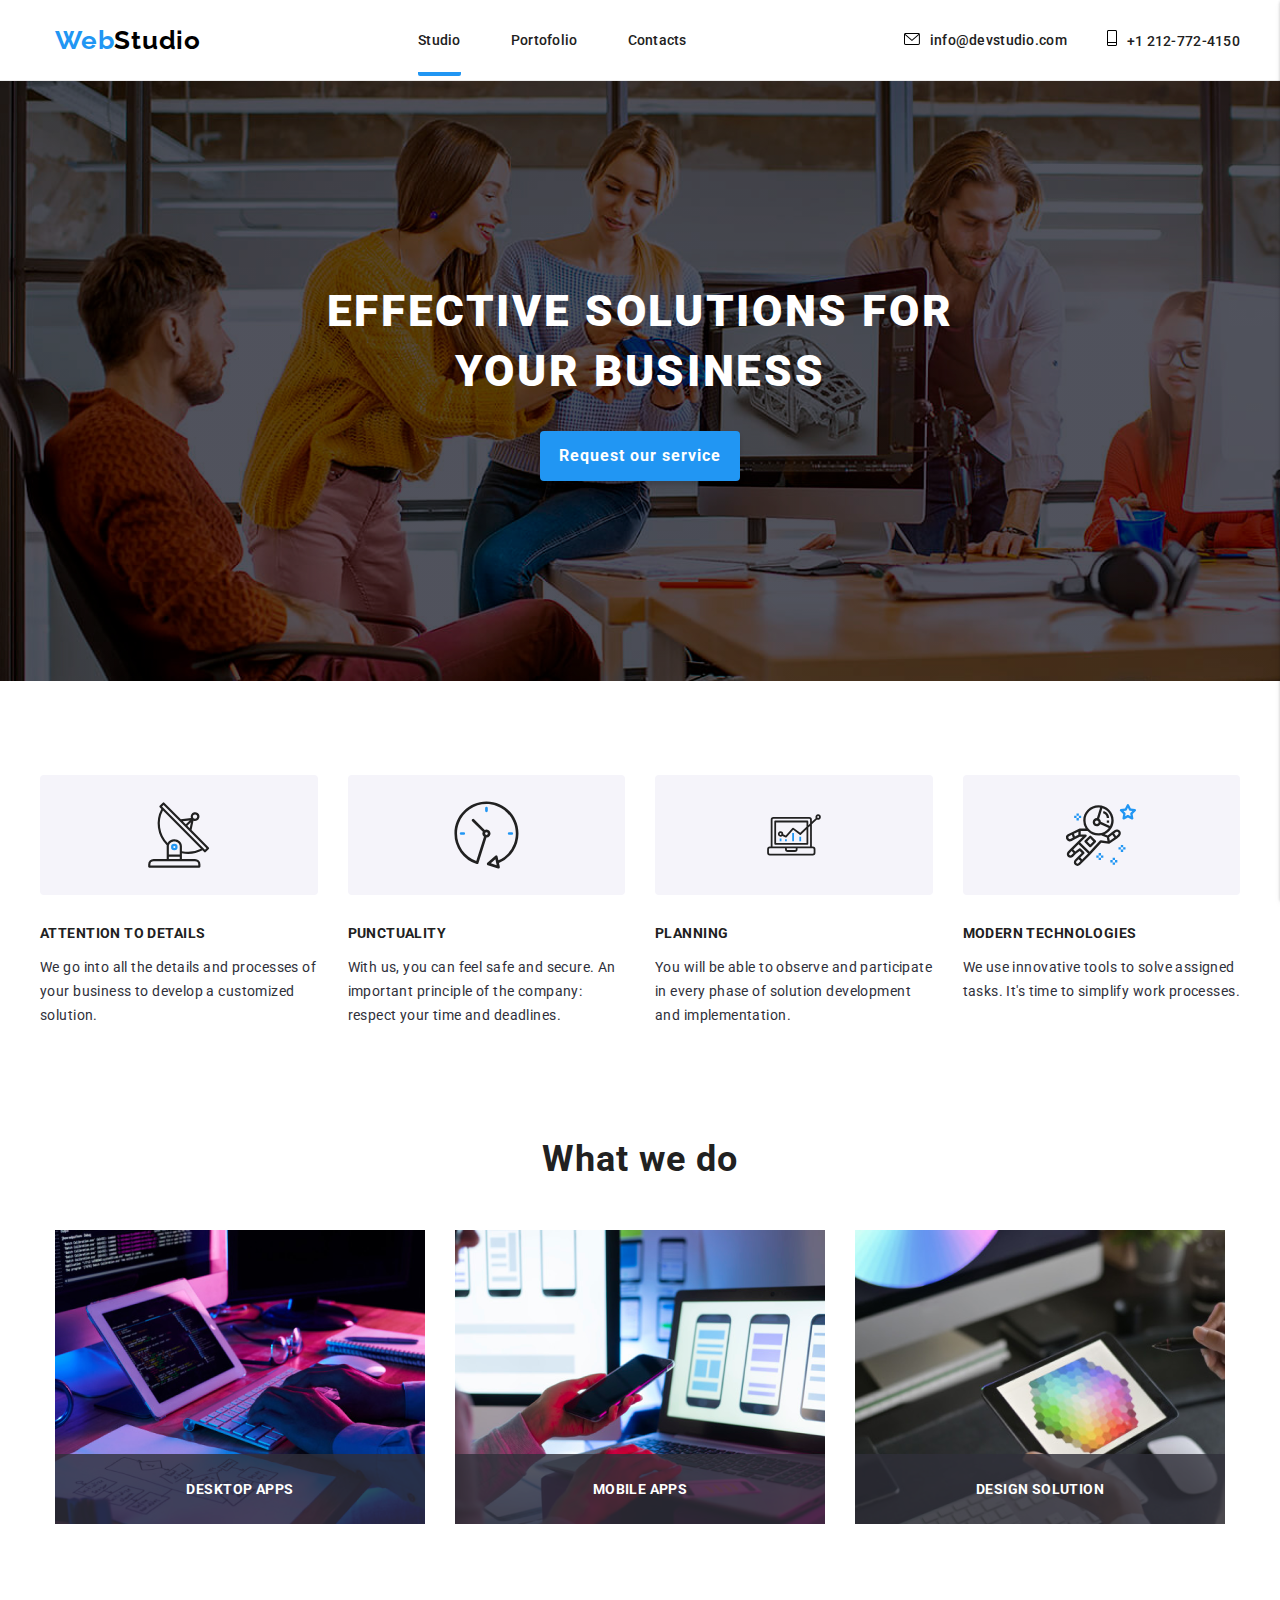
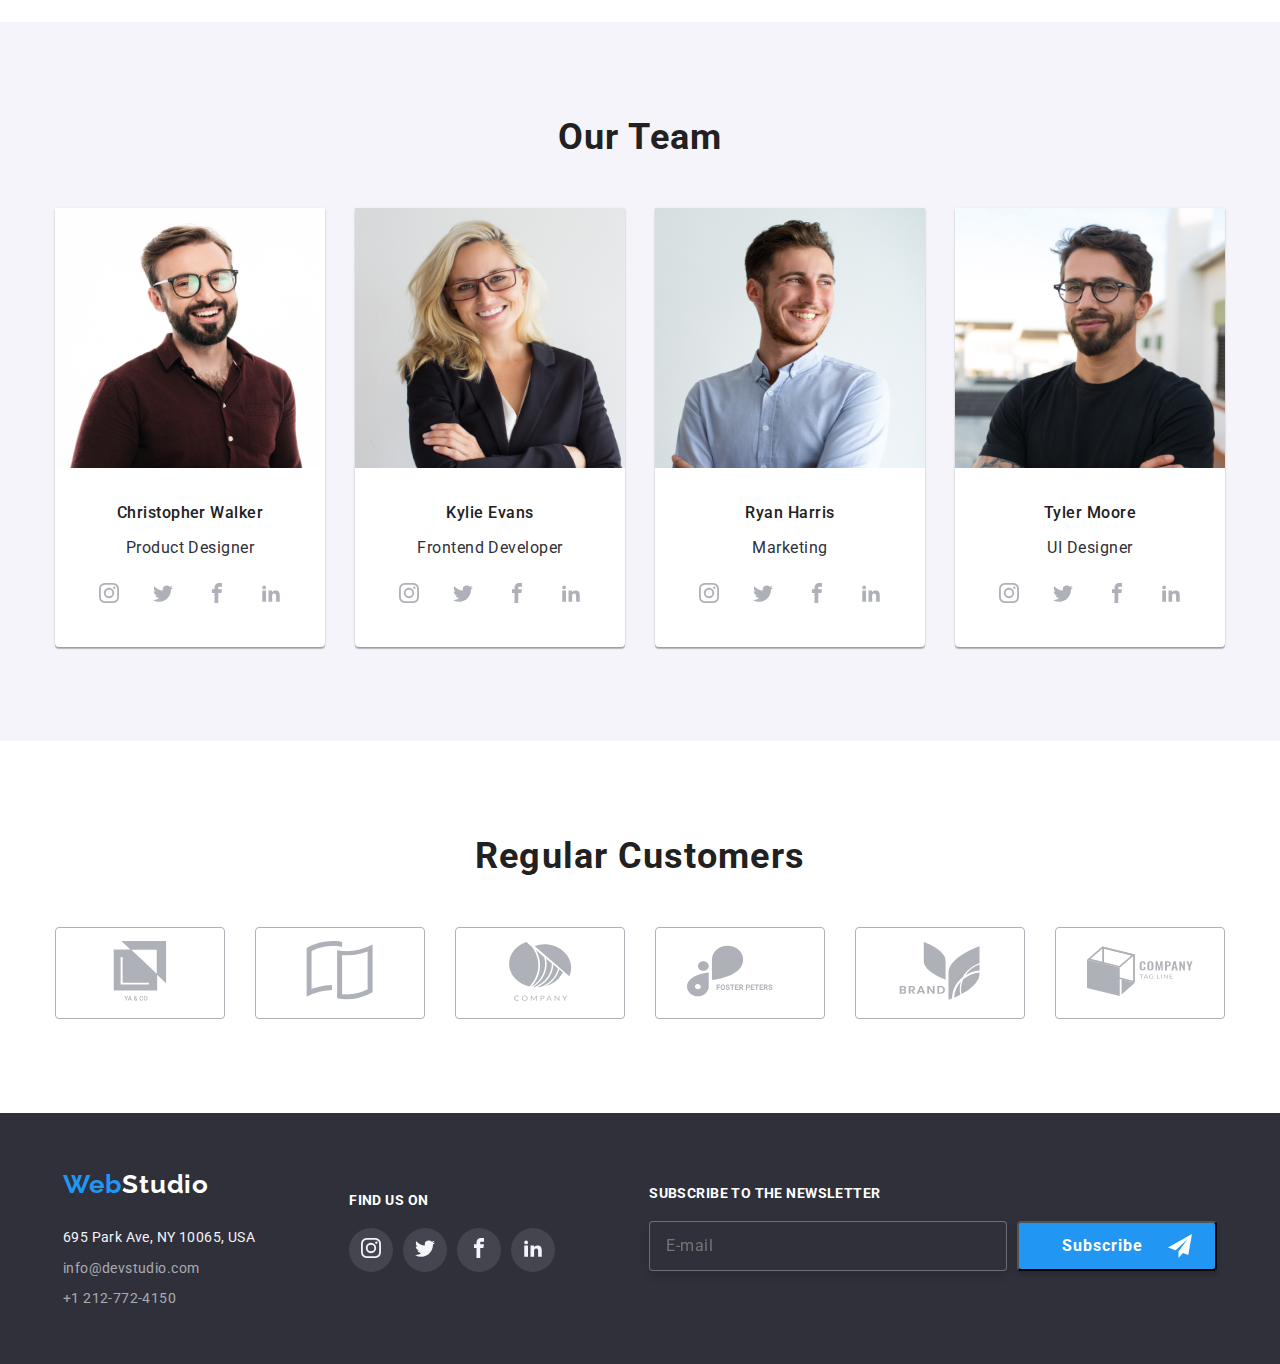
<file: index.html>
<!DOCTYPE html>
<html>

<head lang="en">
  <meta charset="utf-8" />
  <meta name="viewport" content="width=device-width, initial-scale=1.0" />
  <title>Web Studio Homework Project</title>
  <link rel="stylesheet"
    href="https://cdnjs.cloudflare.com/ajax/libs/modern-normalize/1.0.0/modern-normalize.min.css" />
  <!-- <link rel="stylesheet" href="css/style.css" />-->
  <link rel="stylesheet" href="css/main.min.css" />
  <link rel="preconnect" href="https://fonts.googleapis.com">
  <link rel="preconnect" href="https://fonts.gstatic.com" crossorigin>
  <link href="https://fonts.googleapis.com/css2?family=Raleway:wght@700&family=Roboto:wght@400;500;700;900&display=swap"
    rel="stylesheet">
</head>

<body>
  <!--modal section-->
  <div class="modal is-hidden" data-modal>
    <div class="modal__div">
      <div class="modal__button"><button class="modal__close" data-modal-close><svg width="11" height="11">
            <use href="./images/icons.svg#icon-Vector-1"></use>
          </svg></button>
      </div>
      <h3 class="modal__title">Leave your information and we'll call you back</h3>
      <form name="contact-form" class="form">
        <label class="form__item">
          Name
          <input class="form__input" type="text" name="name" />
          <svg class="form__svg" width="12" height="12">
            <use href="./images/icons.svg#icon-Vector-2"></use>
          </svg>
        </label>

        <label class="form__item">
          Telephone
          <input class="form__input" type="text" name="name" />
          <svg class="form__svg" width="13" height="13">
            <use href="./images/icons.svg#icon-Vector-3"></use>
          </svg>
        </label>
        <label class="form__item">
          E-mail
          <input class="form__input" type="text" name="name" />
          <svg class="form__svg" width="15" height="12">
            <use href="./images/icons.svg#icon-Vector-4"></use>
          </svg>
        </label>
        <label class="form__item">
          Comments
          <textarea class="form__textarea" name="comments" placeholder="Enter the text"></textarea>
        </label>
        <label class="checkbox-label">
          <input class="checkbox-label__input" type="checkbox">
          <span class="checkbox-label__replace">
            <svg width="16" height="15">
              <use href="./images/icons.svg#icon-Vector-5"></use>
            </svg>
          </span>
          I agree with the letter and accept the
          <a class="checkbox-label__link" href="#">Terms and condition</a>
        </label>
        <button class="submit-button" type="submit">Send
        </button>
      </form>
    </div>
  </div>
  <!--header-->
  <header>
    <div class="header-container">
      <a class="nav__web unstyled-link" href="https://www.edu.goit.global/ro/dashboard" target="_blank"
        rel="noreferrer noopener"><span class="color-web">Web</span><span class="color-studio-header">Studio</span>
      </a>
      <nav class="nav menu">
        <ul class="navigation-list list">
          <li class="navigation-list__item "><a class="curent-page navigation-list__item__style unstyled-link"
              href="index.html">Studio</a></li>
          <li class="navigation-list__item"><a class="navigation-list__item__style unstyled-link"
              href="portofolio.html">Portofolio</a></li>
          <li class="navigation-list__item"><a class="navigation-list__item__style unstyled-link" href="#">Contacts</a>
          </li>
        </ul>
      </nav>
      <ul class="contacts list menu">
        <li class="contacts__item"> <a class="contacts__link unstyled-link " href="mailto:info@devstudio.com"><svg
              class="contacts__svg" width="16" height="12">
              <use href="./images/icons.svg#icon-envelope-hover"></use>
            </svg>info@devstudio.com</a></li>
        <li class="contacts__item"><a class="contacts__link  unstyled-link" href="tel:+1212-772-4150"><svg
              class="contacts__svg" width="10" height="16">
              <use href="./images/icons.svg#icon-Vector"></use>
            </svg>+1 212-772-4150</a></li>
      </ul>
      <button class="menu-toggle js-open-menu" aria-expanded="false" aria-controls="mobile-menu">
        <svg width="24" height="24" fill="currentColor" viewBox="0 0 20 20" xmlns="http://www.w3.org/2000/svg">
          <path fill-rule="evenodd"
            d="M3 5a1 1 0 011-1h12a1 1 0 110 2H4a1 1 0 01-1-1zM3 10a1 1 0 011-1h12a1 1 0 110 2H4a1 1 0 01-1-1zM3 15a1 1 0 011-1h12a1 1 0 110 2H4a1 1 0 01-1-1z"
            clip-rule="evenodd"></path>
        </svg>
      </button>
    </div>
  </header>
  <main class="body-container">
    <!--title-->
    <section>
      <div class="title-section-background">
        <div class="title-section">
          <h1 class="title-section__block">EFFECTIVE SOLUTIONS FOR YOUR BUSINESS</h1>
          <button data-modal-open class="button-request" type="button"><span>Request our service</span></button>
        </div>
      </div>
    </section>
    <!--skills section-->
    <section>
      <div class="skills-section">
        <ul class="skills list">
          <li class="skills__item">
            <div class="skills__icons"><svg width="65.32" height="70">
                <use href="./images/icons.svg#icon-antenna-1"> </use>
              </svg></div>

            <p class="skills__title">ATTENTION TO DETAILS</p>
            <p class="skills__description">
              We go into all the details and processes of your business to develop a customized
              solution.
            </p>
          </li>

          <li class="skills__item">
            <div class="skills__icons">
              <svg width="66.96" height="70">
                <use href="./images/icons.svg#icon-clock-1"> </use>
              </svg>
            </div>
            <p class="skills__title">PUNCTUALITY</p>
            <p class="skills__description">
              With us, you can feel safe and secure. An important principle of the company: respect
              your time and deadlines.
            </p>
          </li>
          <li class="skills__item">
            <div class="skills__icons">
              <svg width="70" height="53.69">
                <use href="./images/icons.svg#icon-diagram-1"> </use>
              </svg>
            </div>
            <p class="skills__title">PLANNING</p>
            <p class="skills__description">
              You will be able to observe and participate in every phase of solution development and
              implementation.
            </p>
          </li>
          <li class="skills__item">
            <div class="skills__icons">
              <svg width="70" height="70">
                <use href="./images/icons.svg#icon-astronaut-1"> </use>
              </svg>
            </div>
            <p class="skills__title">MODERN TECHNOLOGIES</p>
            <p class="skills__description">
              We use innovative tools to solve assigned tasks. It's time to simplify work processes.
            </p>
          </li>
        </ul>
      </div>
    </section>
    <!--we do-->
    <section class="hide-section">
      <div class="services">
        <h2 class="subtitle-section">What we do</h2>
        <ul class="services-list list">
          <li class="services-list__item">
            <div class="services-list__box">
              <p class="services-list__type">Desktop apps</p>
            </div>
            <picture>
              <source media="screen and (min-width: 1200px)" srcset="                                      images/desktop.png  1x,
              images/desktop-x2.png 2x
             " />
              <img src="images/desktop.png" alt="computer programs" width="370" height="294" />
            </picture>

          </li>
          <li class="services-list__item">
            <div class="services-list__box">
              <p class="services-list__type">Mobile Apps</p>
            </div>
            <picture>
              <source media="screen and (min-width: 1200px)" srcset="                                      images/mobile.png  1x,
               images/mobile-x2.png 2x
               " />
              <img src="images/mobile.png" alt="computer programs" width="370" height="294" />
            </picture>
          </li>
          <li class="services-list__item">
            <div class="services-list__box">
              <p class="services-list__type">Design solution</p>
            </div>
            <picture>
              <source media="screen and (min-width: 1200px)" srcset="                                      images/design.png  1x,
                          images/design-x2.png 2x
                         " />
              <img src="images/design.png" alt="computer programs" width="370" height="294" />
            </picture>
          </li>
        </ul>
      </div>
    </section>
    <!--Our team-->
    <section class="team-background">
      <div class="our-team">
        <h2 class="subtitle-section">Our Team</h2>
        <ul class="team list">
          <li class="team__card">
            <picture>
              <source media="screen and (max-width: 480px)" srcset="
                                  images/member1-m.png 1x,
                                  images/member1-mx2.png 2x
                                " />
              <source media="screen and (min-width: 768px)" srcset="
                                  images/member1-t.png 1x,
                                  images/member1-tx2.png 2x
                                " />
              <source media="screen and (min-width: 1200px)" srcset="
                                  images/member1-d.png 1x,
                                  images/member1-dx2.png 2x
                                " />
              <img src="images/member1-m.png" alt="Frontend Developer" width="450" height="460" />
            </picture>
            <h3 class="team__card__person">Christopher Walker</h3>
            <p class="team__card__function">Product Designer</p>
            <div class="social-media">
              <ul class="social-media__list list">
                <li class="social-media__icon">
                  <a href="#">
                    <svg width="20" height="20" class="social-media__icon__color">
                      <use href="./images/icons.svg#icon-instagram"></use>
                    </svg>
                  </a>
                </li>
                <li class="social-media__icon">
                  <a href="#">
                    <svg class="social-media__icon__color" width="20" height="20">
                      <use href="./images/icons.svg#icon-twitter"></use>
                    </svg>
                  </a>
                </li>
                <li class="social-media__icon">
                  <a href="#">
                    <svg class="social-media__icon__color" width="20" height="20">
                      <use href="./images/icons.svg#icon-facebook"></use>
                    </svg>
                  </a>
                </li>
                <li class="social-media__icon">
                  <a href="#">
                    <svg class="social-media__icon__color" width="20" height="20">
                      <use href="./images/icons.svg#icon-linkedin2"></use>
                    </svg>
                  </a>
                </li>
              </ul>
            </div>
          </li>
          <li class="team__card">
            <picture>
              <source media="screen and (max-width: 480px)" srcset="
                      images/member2-m.png    1x,
                      images/member2-mx2.png 2x
                    " />
              <source media="screen and (min-width: 768px)" srcset="
                      images/member2-t.png    1x,
                      images/member2-tx2.png 2x
                    " />
              <source media="screen and (min-width: 1200px)" srcset="
                      images/member2-d.png    1x,
                      images/member2-dx2.png 2x
                    " />
              <img src="images/member2-m.png" alt="Frontend Developer" width="450" height="460" />
            </picture>

            <h3 class="team__card__person">Kylie Evans</h3>
            <p class="team__card__function">Frontend Developer</p>
            <div class="social-media">
              <ul class="social-media__list list">
                <li class="social-media__icon">
                  <a href="#">
                    <svg class="social-media__icon__color" width="20" height="20">
                      <use href="./images/icons.svg#icon-instagram"></use>
                    </svg>
                  </a>
                </li>
                <li class="social-media__icon">
                  <a href="#">
                    <svg class="social-media__icon__color" width="20" height="20">
                      <use href="./images/icons.svg#icon-twitter"></use>
                    </svg>
                  </a>
                </li>
                <li class="social-media__icon">
                  <a href="#">
                    <svg class="social-media__icon__color" width="20" height="20">
                      <use href="./images/icons.svg#icon-facebook"></use>
                    </svg>
                  </a>
                </li>
                <li class="social-media__icon">
                  <a href="#">
                    <svg class="social-media__icon__color" width="20" height="20">
                      <use href="./images/icons.svg#icon-linkedin2"></use>
                    </svg>
                  </a>
                </li>
              </ul>
            </div>
          </li>
          <li class="team__card">
            <picture>
              <source media="screen and (max-width: 480px)" srcset="
                                  images/member3-m.png    1x,
                                  images/member3-mx2.png 2x
                                " />
              <source media="screen and (min-width: 768px)" srcset="
                                  images/member3-t.png    1x,
                                  images/member3-tx2.png 2x
                                " />
              <source media="screen and (min-width: 1200px)" srcset="
                                  images/member3-d.png    1x,
                                  images/member3-dx2.png 2x
                                " />
              <img src="images/member3-m.png" alt="Frontend Developer" width="450" height="460" />
            </picture>
            <h3 class="team__card__person">Ryan Harris</h3>
            <p class="team__card__function">Marketing</p>
            <div class="social-media">
              <ul class="social-media__list list">
                <li class="social-media__icon">
                  <a href="#">
                    <svg class="social-media__icon__color" width="20" height="20">
                      <use href="./images/icons.svg#icon-instagram"></use>
                    </svg>
                  </a>
                </li>
                <li class="social-media__icon">
                  <a href="#">
                    <svg class="social-media__icon__color" width="20" height="20">
                      <use href="./images/icons.svg#icon-twitter"></use>
                    </svg>
                  </a>
                </li>
                <li class="social-media__icon">
                  <a href="#">
                    <svg class="social-media__icon__color" width="20" height="20">
                      <use href="./images/icons.svg#icon-facebook"></use>
                    </svg>
                  </a>
                </li>
                <li class="social-media__icon">
                  <a href="#">
                    <svg class="social-media__icon__color" width="20" height="20">
                      <use href="./images/icons.svg#icon-linkedin2"></use>
                    </svg>
                  </a>
                </li>
              </ul>
            </div>
          </li>
          <li class="team__card">
            <picture>
              <source media="screen and (max-width: 480px)" srcset="
                                  images/member4-m.png    1x,
                                  images/member4-mx2.png 2x
                                " />
              <source media="screen and (min-width: 768px)" srcset="
                                  images/member4-t.png    1x,
                                  images/member4-tx2.png 2x
                                " />
              <source media="screen and (min-width: 1200px)" srcset="
                                  images/member4-d.png    1x,
                                  images/member4-dx2.png 2x
                                " />
              <img src="images/member4-m.png" alt="Frontend Developer" width="450" height="460" />
            </picture>
            <h3 class="team__card__person">Tyler Moore</h3>
            <p class="team__card__function">UI Designer</p>
            <div class="social-media">
              <ul class="social-media__list list">
                <li class="social-media__icon">
                  <a href="#">
                    <svg class="social-media__icon__color" width="20" height="20">
                      <use href="./images/icons.svg#icon-instagram"></use>
                    </svg>
                  </a>
                </li>
                <li class="social-media__icon">
                  <a href="#">
                    <svg class="social-media__icon__color" width="20" height="20">
                      <use href="./images/icons.svg#icon-twitter"></use>
                    </svg>
                  </a>
                </li>
                <li class="social-media__icon">
                  <a href="#">
                    <svg class="social-media__icon__color" width="20" height="20">
                      <use href="./images/icons.svg#icon-facebook"></use>
                    </svg>
                  </a>
                </li>
                <li class="social-media__icon">
                  <a href="#">
                    <svg class="social-media__icon__color" width="20" height="20">
                      <use href="./images/icons.svg#icon-linkedin2"></use>
                    </svg>
                  </a>
                </li>
              </ul>
            </div>
          </li>
        </ul>
      </div>


    </section>
    <!--customers-->
    <section>
      <div class="customers-section">
        <h2 class="subtitle-section">Regular Customers</h2>
        <ul class="customers list">
          <li class="customers__list"><a href="#">
              <svg class="customers__icon" width="106" height="60">
                <use href="./images/icons.svg#icon-Union"></use>
              </svg>
            </a></li>
          <li class="customers__list"><a href="#">
              <svg class="customers__icon" width="106" height="60">
                <use href="./images/icons.svg#icon-Union-1"></use>
              </svg>
            </a></li>
          <li class="customers__list"><a href="#">
              <svg class="customers__icon" width="106" height="60">
                <use href="./images/icons.svg#icon-Object"></use>
              </svg>
            </a></li>
          <li class="customers__list"><a href="#">
              <svg class="customers__icon" width="106" height="60">
                <use href="./images/icons.svg#icon-group"></use>
              </svg>
            </a></li>
          <li class="customers__list"><a href="#">
              <svg class="customers__icon" width="106" height="60">
                <use href="./images/icons.svg#icon-group-1"></use>
              </svg>
            </a></li>
          <li class="customers__list"><a href="#">
              <svg class="customers__icon" width="106" height="60">
                <use href="./images/icons.svg#icon-Object-1"></use>
              </svg>
            </a></li>
        </ul>
      </div>
    </section>
  </main>
  <div class="menu-container js-menu-container" id="mobile-menu">
    <button class="menu-toggle js-close-menu">
      <svg fill="currentColor" viewBox="0 0 20 20" xmlns="http://www.w3.org/2000/svg" width="24" height="24">
        <path fill-rule="evenodd"
          d="M4.293 4.293a1 1 0 011.414 0L10 8.586l4.293-4.293a1 1 0 111.414 1.414L11.414 10l4.293 4.293a1 1 0 01-1.414 1.414L10 11.414l-4.293 4.293a1 1 0 01-1.414-1.414L8.586 10 4.293 5.707a1 1 0 010-1.414z"
          clip-rule="evenodd"></path>
      </svg>
    </button>

    <ul class="mobile-list list">
      <li class="mobile-list__item "><a class=" mobile-list__item__text unstyled-link" href="index.html">Studio</a>
      </li>
      <li class="mobile-list__item"><a class="mobile-list__item__text unstyled-link"
          href="portofolio.html">Portofolio</a></li>
      <li class="mobile-list__item"><a class="mobile-list__item__text unstyled-link" href="#">Contacts</a>
      </li>
    </ul>
    <div class="contacts-media">
      <ul class="mobile-contacts list ">
        <li class="mobile-contacts__item"><a class="mobile-contacts__item__phone unstyled-link"
            href="tel:+1212-772-4150">+1 212-772-4150</a></li>
        <li class="mobile-contacts__item"> <a class="mobile-contacts__item__email unstyled-link "
            href="mailto:info@devstudio.com">info@devstudio.com</a>
        </li>

      </ul>
      <ul class="mobile-media list">
        <li class="mobile-media__item"><a class=" mobile-media__item__link unstyled-link" href="#">Instagram <span
              class="break">
            </span></a></li>
        <li class="mobile-media__item"><a class=" mobile-media__item__link unstyled-link" href="#">Twitter <span
              class="break">
            </span></a></li>
        <li class="mobile-media__item"><a class=" mobile-media__item__link unstyled-link" href="#">Facebook <span
              class="break">
            </span></a></li>
        <li class="mobile-media__item"><a class=" mobile-media__item__link unstyled-link" href="#">Linkedln</a>
        </li>
      </ul>
    </div>

  </div>
  <!--info-->
  <footer>
    <div class="footer">
      <div class="bottom-page">
        <a class="web-link-footer unstyled-link " href="https://www.edu.goit.global/ro/dashboard" target="_blank"
          rel="noreferrer noopener"><span class="color-web">Web</span><span class="color-studio-footer">Studio</span>
        </a>
        <address>
          <ul class="adress list">
            <li>
              <a class="adress__link unstyled-link"
                href="https://www.google.com/maps/place/695+Park+Ave,+New+York,+NY+10065,+Statele+Unite+ale+Americii/@40.7689034,-73.9672143,17z/data=!3m1!4b1!4m5!3m4!1s0x89c258ebe8836e8f:0xa007c44e7c4aa0eb!8m2!3d40.7688994!4d-73.9650256"
                target="_blank" rel="noreferrer noopener">695 Park Ave, NY 10065, USA
              </a>
            </li>
            <li>
              <a class="adress__contact-link unstyled-link" href="mailto:info@devstudio.com">info@devstudio.com</a>
            </li>
            <li><a class="adress__contact-link unstyled-link" href="tel:+1212-772-4150">+1 212-772-4150</a></li>
          </ul>
        </address>
      </div>
      <div class="find">
        <h3 class="find__title">FIND US ON</h3>
        <ul class=" social-media-footer list">
          <li class="social-media__icon social-media--icon-footer">
            <a href="#">
              <svg width="20" height="20" class="icon-color-footer">
                <use href="./images/icons.svg#icon-instagram"></use>
              </svg>
            </a>
          </li>
          <li class="social-media__icon social-media--icon-footer">
            <a href="#">
              <svg class="icon-color-footer" width="20" height="20">
                <use href="./images/icons.svg#icon-twitter"></use>
              </svg>
            </a>
          </li>
          <li class="social-media__icon social-media--icon-footer">
            <a href="#">
              <svg class="icon-color-footer" width="20" height="20">
                <use href="./images/icons.svg#icon-facebook"></use>
              </svg>
            </a>
          </li>
          <li class="social-media__icon social-media--icon-footer">
            <a href="#">
              <svg class="icon-color-footer " width="20" height="20">
                <use href="./images/icons.svg#icon-linkedin2"></use>
              </svg>
            </a>
          </li>
        </ul>
      </div>
      <div class="form-container">
        <form name="subscribe-form" class="footer-form">
          <label class="form-container__email">
            Subscribe to the newsletter
            <input class="form-container__email__input" type="text" name="E-mail" placeholder="E-mail">
          </label>
        </form>
        <button class="subscribe-button" type="submit">Subscribe <svg width="24" height="24">
            <use href="./images/icons.svg#icon-icon-send"></use>
          </svg></button>
      </div>
    </div>
  </footer>
  <script src="./js/modal.js"></script>
  <script src="./js/mobile-menu.js"></script>
</body>

</html>
</file>
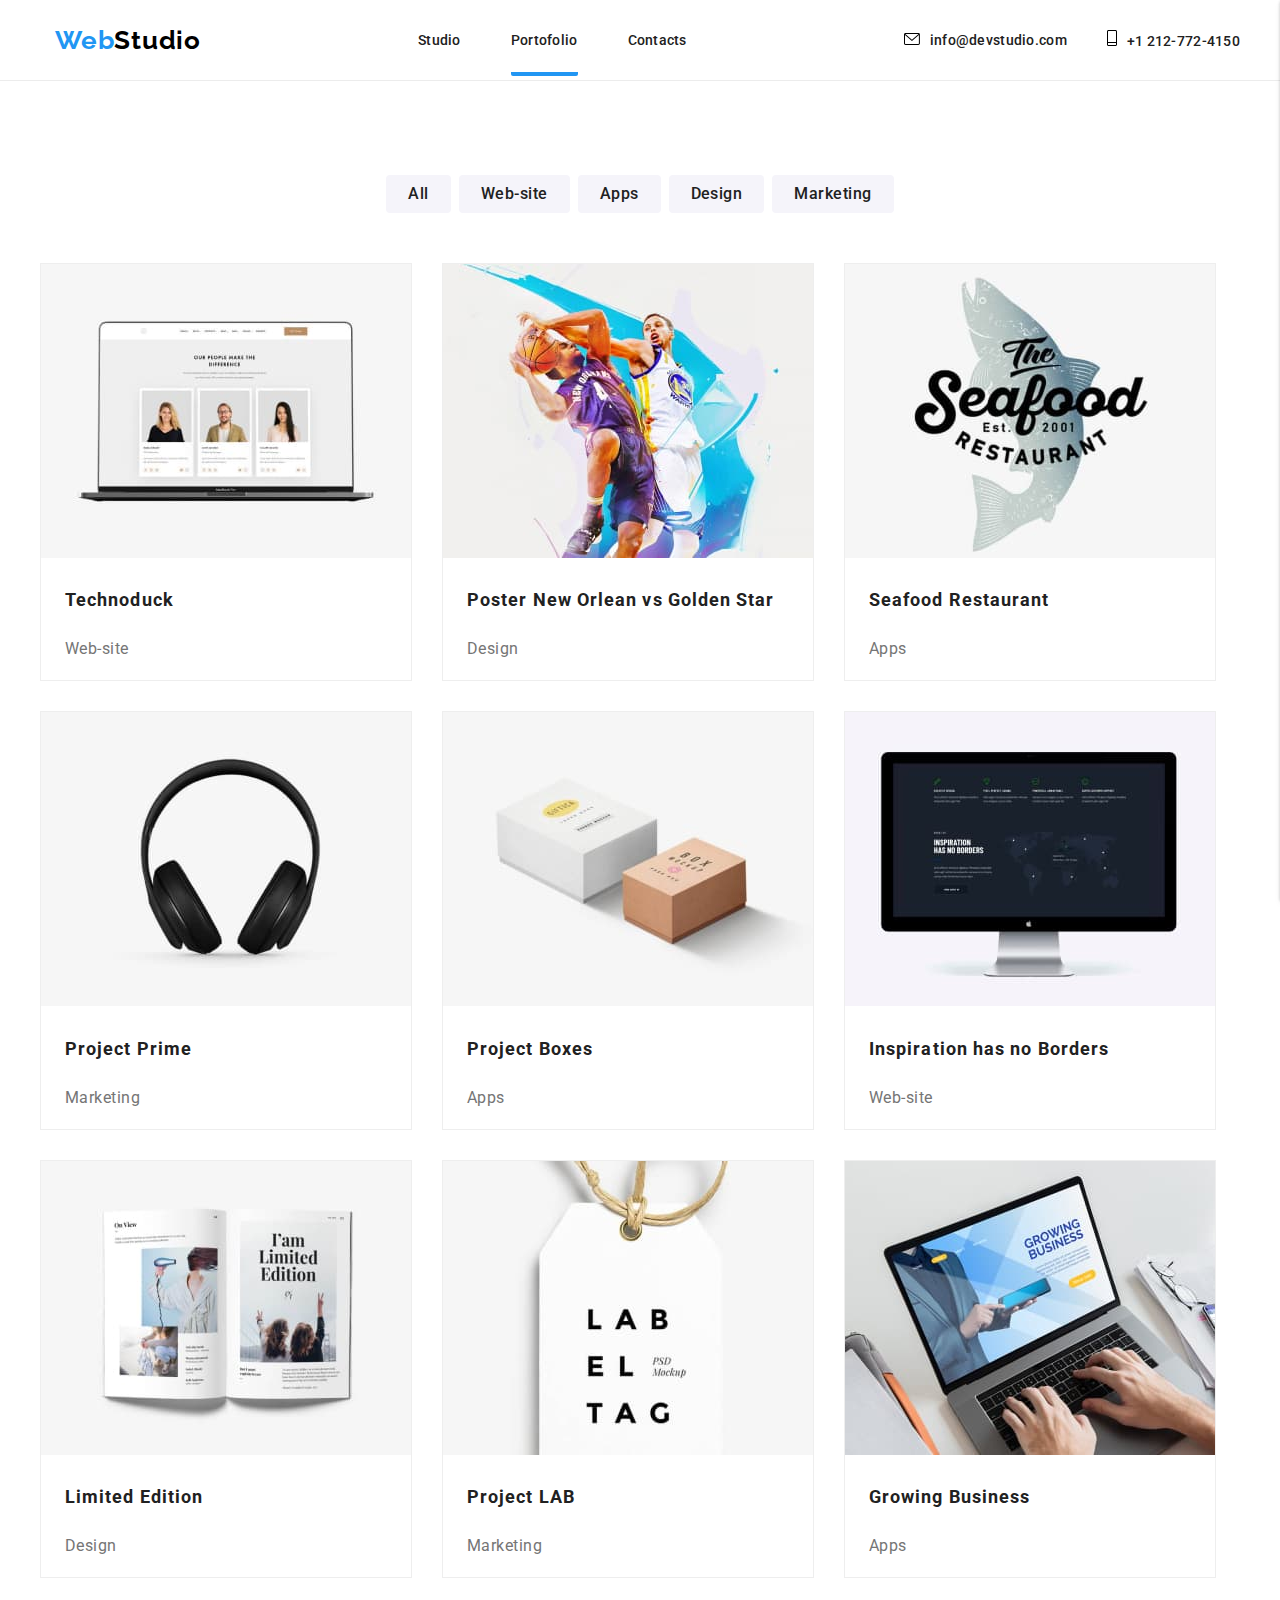
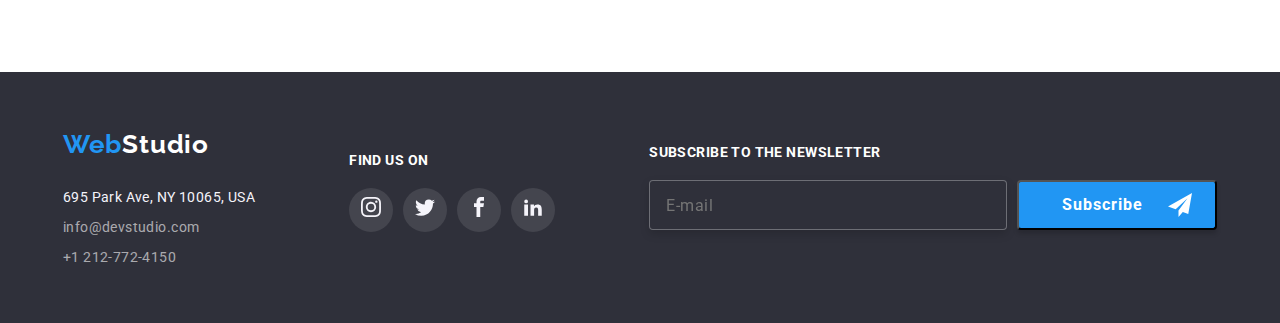
<file: portofolio.html>
<!DOCTYPE html>
<html>

<head lang="en">
  <meta charset="utf-8" />
  <meta name="viewport" content="width=device-width, initial-scale=1.0" />
  <title>Web Studio Homework Project</title>
  <link rel="stylesheet"
    href="https://cdnjs.cloudflare.com/ajax/libs/modern-normalize/1.0.0/modern-normalize.min.css" />
  <!-- <link rel="stylesheet" href="css/style.css" />-->
  <link rel="stylesheet" href="css/main.min.css" />
  <link rel="preconnect" href="https://fonts.googleapis.com">
  <link rel="preconnect" href="https://fonts.gstatic.com" crossorigin>
  <link href="https://fonts.googleapis.com/css2?family=Raleway:wght@700&family=Roboto:wght@400;500;700;900&display=swap"
    rel="stylesheet">
</head>

<body class="portofolio-page">
  <!--header section-->
  <header>
    <div class="header-container">
      <a class="nav__web unstyled-link" href="https://www.edu.goit.global/ro/dashboard" target="_blank"
        rel="noreferrer noopener"><span class="color-web">Web</span><span class="color-studio-header">Studio</span>
      </a>
      <nav class="nav menu">
        <ul class="navigation-list list">
          <li class="navigation-list__item "><a class=" navigation-list__item__style unstyled-link"
              href="index.html">Studio</a></li>
          <li class="navigation-list__item"><a class="curent-page navigation-list__item__style unstyled-link"
              href="portofolio.html">Portofolio</a></li>
          <li class="navigation-list__item"><a class="navigation-list__item__style unstyled-link" href="#">Contacts</a>
          </li>
        </ul>
      </nav>
      <ul class="contacts list menu">
        <li class="contacts__item"> <a class="contacts__link unstyled-link " href="mailto:info@devstudio.com"><svg
              class="contacts__svg" width="16" height="12">
              <use href="./images/icons.svg#icon-envelope-hover"></use>
            </svg>info@devstudio.com</a></li>
        <li class="contacts__item"><a class="contacts__link  unstyled-link" href="tel:+1212-772-4150"><svg
              class="contacts__svg" width="10" height="16">
              <use href="./images/icons.svg#icon-Vector"></use>
            </svg>+1 212-772-4150</a></li>
      </ul>
      <button class="menu-toggle js-open-menu" aria-expanded="false" aria-controls="mobile-menu">
        <svg width="24" height="24" fill="currentColor" viewBox="0 0 20 20" xmlns="http://www.w3.org/2000/svg">
          <path fill-rule="evenodd"
            d="M3 5a1 1 0 011-1h12a1 1 0 110 2H4a1 1 0 01-1-1zM3 10a1 1 0 011-1h12a1 1 0 110 2H4a1 1 0 01-1-1zM3 15a1 1 0 011-1h12a1 1 0 110 2H4a1 1 0 01-1-1z"
            clip-rule="evenodd"></path>
        </svg>
      </button>
    </div>
  </header>
  <!--main section-->
  <main>
    <section class="cards">
      <ul class="button list">
        <li><button class="button__style" type="button"><span class="button__style__text">All</span></button>
        </li>
        <li><button class="button__style" type="button"><span class="button__style__text">Web-site</span></button></li>
        <li><button class="button__style" type="button"><span class="button__style__text">Apps</span></button>
        </li>
        <li><button class="button__style" type="button"><span class="button__style__text">Design</span></button></li>
        <li><button class="button__style" type="button"><span class="button__style__text">Marketing</span></button></li>
      </ul>
      <ul class="cards-list list">
        <li class="card-box">
          <div class="card-box__img">
            <div class="overlay">
              <p>text</p>
            </div>
            <img class="img__size" src="images/img(1).jpg" alt="Web site image" />
          </div>
          <h3 class="card-box__title">Technoduck</h3>
          <p class="card-box__search">Web-site</p>
        </li>
        <li class="card-box">
          <div class="card-box__img">
            <div class="overlay">
              <p>text</p>
            </div>
            <img class="img__size" src="images/img(2).jpg" alt="Design image" />
          </div>

          <h3 class="card-box__title">Poster New Orlean vs Golden Star</h3>
          <p class="card-box__search">Design</p>
        </li>
        <li class="card-box">
          <div class="card-box__img">
            <div class="overlay">
              <p>text</p>
            </div>
            <img class="img__size" src="images/img(3).jpg" alt="App image" />
          </div>

          <h3 class="card-box__title">Seafood Restaurant</h3>
          <p class="card-box__search">Apps</p>
        </li>
        <li class="card-box">
          <div class="card-box__img">
            <div class="overlay">
              <p>text</p>
            </div>
            <img class="img__size" src="images/img(4).jpg" alt="Marketing image" />
          </div>

          <h3 class="card-box__title">Project Prime</h3>
          <p class="card-box__search">Marketing</p>
        </li>
        <li class="card-box">
          <div class="card-box__img">
            <div class="overlay">
              <p>text</p>
            </div>
            <img class="img__size" src="images/img(5).jpg" alt="App image" />
          </div>

          <h3 class="card-box__title">Project Boxes</h3>
          <p class="card-box__search">Apps</p>
        </li>
        <li class="card-box">
          <div class="card-box__img">
            <div class="overlay">
              <p>text</p>
            </div>
            <img class="img__size" src="images/img(6).jpg" alt="Web site image" />
          </div>

          <h3 class="card-box__title">Inspiration has no Borders</h3>
          <p class="card-box__search">Web-site</p>
        </li>
        <li class="card-box">
          <div class="card-box__img">
            <div class="overlay">
              <p>text</p>
            </div>
            <img class="img__size" src="images/img(7).jpg" alt="Design image" />
          </div>

          <h3 class="card-box__title">Limited Edition</h3>
          <p class="card-box__search">Design</p>
        </li>
        <li class="card-box">
          <div class="card-box__img">
            <div class="overlay">
              <p>text</p>
            </div>
            <img class="img__size" src="images/img(8).jpg" alt="Marketing image" />
          </div>

          <h3 class="card-box__title">Project LAB</h3>
          <p class="card-box__search">Marketing</p>
        </li>
        <li class="card-box">
          <div class="card-box__img">
            <div class="overlay">
              <p>text</p>
            </div>
            <img class="img__size" src="images/img(9).jpg" alt="App image" />
          </div>

          <h3 class="card-box__title">Growing Business</h3>
          <p class="card-box__search">Apps</p>
        </li>
      </ul>
    </section>
  </main>
  <div class="menu-container js-menu-container" id="mobile-menu">
    <button class="menu-toggle js-close-menu">
      <svg fill="currentColor" viewBox="0 0 20 20" xmlns="http://www.w3.org/2000/svg" width="24" height="24">
        <path fill-rule="evenodd"
          d="M4.293 4.293a1 1 0 011.414 0L10 8.586l4.293-4.293a1 1 0 111.414 1.414L11.414 10l4.293 4.293a1 1 0 01-1.414 1.414L10 11.414l-4.293 4.293a1 1 0 01-1.414-1.414L8.586 10 4.293 5.707a1 1 0 010-1.414z"
          clip-rule="evenodd"></path>
      </svg>
    </button>

    <ul class="mobile-list list">
      <li class="mobile-list__item "><a class="unstyled-link" href="index.html">Studio</a>
      </li>
      <li class="mobile-list__item"><a class="unstyled-link" href="portofolio.html">Portofolio</a></li>
      <li class="mobile-list__item"><a class=" unstyled-link" href="#">Contacts</a>
      </li>
    </ul>

    <ul class="mobile-contacts list ">
      <li class="mobile-contacts__item"> <a class=" unstyled-link "
          href="mailto:info@devstudio.com">info@devstudio.com</a></li>
      <li class="mobile-contacts__item"><a class=" unstyled-link" href="tel:+1212-772-4150">+1 212-772-4150</a></li>
    </ul>
    <ul class="mobile-media list">
      <li class="mobile-media__item"><a class=" mobile-media__item__link unstyled-link" href="#">Instagram</a><span>
        </span></li>
      <li class="mobile-media__item"><a class=" mobile-media__item__link unstyled-link" href="#">Twitter</a><span>
        </span></li>
      <li class="mobile-media__item"><a class=" mobile-media__item__link unstyled-link" href="#">Facebook</a><span>
        </span></li>
      <li class="mobile-media__item"><a class=" mobile-media__item__link unstyled-link" href="#">Linkedln</a>
      </li>
    </ul>
  </div>
  <!--footer section-->
  <footer>
    <div class="footer">
      <div class="bottom-page">
        <a class="web-link-footer unstyled-link " href="https://www.edu.goit.global/ro/dashboard" target="_blank"
          rel="noreferrer noopener"><span class="color-web">Web</span><span class="color-studio-footer">Studio</span>
        </a>
        <address>
          <ul class="adress list">
            <li>
              <a class="adress__link unstyled-link"
                href="https://www.google.com/maps/place/695+Park+Ave,+New+York,+NY+10065,+Statele+Unite+ale+Americii/@40.7689034,-73.9672143,17z/data=!3m1!4b1!4m5!3m4!1s0x89c258ebe8836e8f:0xa007c44e7c4aa0eb!8m2!3d40.7688994!4d-73.9650256"
                target="_blank" rel="noreferrer noopener">695 Park Ave, NY 10065, USA
              </a>
            </li>
            <li>
              <a class="adress__contact-link unstyled-link" href="mailto:info@devstudio.com">info@devstudio.com</a>
            </li>
            <li><a class="adress__contact-link unstyled-link" href="tel:+1212-772-4150">+1 212-772-4150</a></li>
          </ul>
        </address>
      </div>
      <div class="find">
        <h3 class="find__title">FIND US ON</h3>
        <ul class=" social-media-footer list">
          <li class="social-media__icon social-media--icon-footer">
            <a href="#">
              <svg width="20" height="20" class="icon-color-footer">
                <use href="./images/icons.svg#icon-instagram"></use>
              </svg>
            </a>
          </li>
          <li class="social-media__icon social-media--icon-footer">
            <a href="#">
              <svg class="icon-color-footer" width="20" height="20">
                <use href="./images/icons.svg#icon-twitter"></use>
              </svg>
            </a>
          </li>
          <li class="social-media__icon social-media--icon-footer">
            <a href="#">
              <svg class="icon-color-footer" width="20" height="20">
                <use href="./images/icons.svg#icon-facebook"></use>
              </svg>
            </a>
          </li>
          <li class="social-media__icon social-media--icon-footer">
            <a href="#">
              <svg class="icon-color-footer " width="20" height="20">
                <use href="./images/icons.svg#icon-linkedin2"></use>
              </svg>
            </a>
          </li>
        </ul>
      </div>
      <div class="form-container">
        <form name="subscribe-form" class="footer-form">
          <label class="form-container__email">
            Subscribe to the newsletter
            <input class="form-container__email__input" type="text" name="E-mail" placeholder="E-mail">
          </label>
        </form>
        <button class="subscribe-button" type="submit">Subscribe <svg width="24" height="24">
            <use href="./images/icons.svg#icon-icon-send"></use>
          </svg></button>
      </div>
    </div>
  </footer>
  <script src="./js/mobile-menu.js"></script>
</body>

</html>
</file>
<file: css/style.css>
:root {
  --text-color-bleu: #2196f3;
  --text-color-black: #212121;
  --text-color-gray: #757575;
  --background-white: #f5f4fa;
  --background-gray: #2f303a;
  --white-color: #ffffff;
}
body {
  font-family: "Roboto";
  font-style: normal;
  color: var(--text-color-black);
  margin: 0px;
  padding: 0px;
}

h1,
h2,
h3,
ul {
  padding: 0px;
  margin: 0px;
}

.list {
  list-style: none;
}

.unstyled-link {
  text-decoration: none;
}


/* header section */

.nav__web,
.web-link-footer {
  font-family: "Raleway";
  
  font-weight: 700;
  font-size: 26px;
  line-height: 31px;
  letter-spacing: 0.03em;
}
.nav__web{
  margin-right: 93px;
}
.color-web {
  color: var(--text-color-bleu);
}

.color-studio-header {
  color: rgba(0, 0, 0, 1);
}

.nav-list,
.navigation-list,
.contacts-list {
  display: flex;
  align-items: center;
}
.web-link-header {
  margin-right: 93px;
}
.navigation-list {
  position: relative;
  gap: 50px;
  flex-grow: 1;
}

.contacts-list {
  gap: 40px;
  margin-left: auto;
}

.contacts-list li a svg {
  margin-right: 10px;
}

.nav__list-item  a:hover
 {
  color: #2196f3;
  padding-bottom: 24px;
  border-bottom: 4px solid #2196f3;
  border-radius: 2px;
}

.nav__list-item ,
.contacts__link {
  font-weight: 500;
  font-size: 14px;
  line-height: 16px;
  letter-spacing: 0.02em;
  color: var(--text-color-black);
  transition: fill, color 250ms cubic-bezier(0.4, 0, 0.2, 1);
}

.contacts__link {
  color: var(--text-color-gray);
}

.contacts__link:hover,
.contacts__link:focus,
.contacts-list li:hover {
  color: var(--text-color-bleu);
  fill: var(--text-color-bleu);
}
 
.curent-page {
  padding-bottom: 24px;
  border-bottom: 4px solid #2196f3;
  border-radius: 2px;
}

.header-container {
  display: flex;
  position: relative;
  box-sizing: border-box;
  width: 1200px;
  height: 80px;
  background: var(--white-color);
  margin: auto;
}

header {
  border-bottom: 1px solid #ececec;
}

.modal {
  display: flex;
  background: rgba(0, 0, 0, 0.2);
  position: fixed;
  width: 100%;
  height: 100%;
  margin-top: 0px;
  z-index: 99;
  align-items: center;
  justify-content: center;
  opacity: 1;
  transition: opacity 250ms cubic-bezier(0.4, 0, 0.2, 1);
}

.modal__div {
  position: relative;
  width: 528px;
  height: 581px;
  background: #ffffff;
  box-shadow: 0px 1px 3px rgba(0, 0, 0, 0.12), 0px 1px 1px rgba(0, 0, 0, 0.14),
    0px 2px 1px rgba(0, 0, 0, 0.2);
  border-radius: 4px;
  z-index: 99;
  padding: 40px;
}

.is-hidden {
  visibility: hidden;
  opacity: 0;
  
}
.modal__button {
  position: absolute;
  display: flex;
  align-items: center;
  justify-content: center;
  top: 8px;
  right: 8px;
  width: 30px;
  height: 30px;
  background: #ffffff;
  border: 1px solid rgba(0, 0, 0, 0.1);
  border-radius: 50%; 
 
}
 
.modal__button:hover{
  border-color:var(--text-color-bleu);
  fill:var(--text-color-bleu);
  cursor: pointer;
}

.modal__button button {
  background: white;
  border: none;
}

.modal__title {
  font-weight: 700;
  font-size: $size2;
  line-height: 23px;
  text-align: center;
  letter-spacing: 0.03em;
  color: #212121;
}

.form-contact {
  display: flex;
  flex-direction: column;
  gap: 10px;
  margin-top: 12px;
  
}

.form__item {
  position: relative;
  display: flex;
  gap: 4px;
  flex-direction: column;
  font-weight: 400;
  font-size: 12px;
  line-height: 14px;
  letter-spacing: 0.01em;
  color: #757575;
  
}


.form__input:focus +.form__svg,
.form__input:focus,
.form__textarea:focus
{
  cursor: pointer; 
  border-color:var(--text-color-bleu);
  fill: var(--text-color-bleu);  
}

.form__input {
  outline: none;
  width: 448px;
  height: 40px;
  border: 1px solid rgba(33, 33, 33, 0.2);
  border-radius: 4px;
  padding-left: 35px;
  transition: border-color 250ms cubic-bezier(0.4, 0, 0.2, 1) ;
  cursor: default;
}
 
.form__svg {
  position: absolute;
  top: 30px;
  left: 15px;
  transition: fill 250ms cubic-bezier(0.4, 0, 0.2, 1) ; 
  fill: black;
}

.form__textarea {
  outline: none;
  font-family: "Roboto";
  font-style: normal;
  font-weight: 400;
  font-size: 12px;
  line-height: 14px;
  letter-spacing: 0.01em;
  color: rgba(117, 117, 117, 0.5);
  padding: 12px 16px 12px 16px;
  border: 1px solid rgba(33, 33, 33, 0.2);
  border-radius: 4px;
  width: 448px;
  height: 1$size2;
  resize: none;
  transition: border-color 250ms cubic-bezier(0.4, 0, 0.2, 1) ;
  cursor: default;
}
.checkbox-label {
  display: flex;
  gap:8px;
  align-items: center;
  margin: 10px 0px 20px 0px;
  font-family: "Roboto";
  font-style: normal;
  font-weight: 400;
  font-size: 14px;
  line-height: 24px;
  letter-spacing: 0.03em;
  color: #757575;
}
.checkbox-label a {
  color: rgba(33, 150, 243, 1);
}
.form-contact input[type="checkbox"]{
  display: none;
}
.replace__checkbox{
  display: flex;
  width: 16px;
  height: 15px;
  border-radius: 2px;
  border:2px solid  var(--text-color-black);
}
.form-contact input[type="checkbox"]:checked + .replace__checkbox{
  width: 16px;
  height: 15px;
  background-color:  var(--text-color-bleu);
  border-radius: 2px;
  border: none;
}

.submit-button {
  width: 200px;
  height: 50px;
  font-family: "Roboto";
  font-style: normal;
  font-weight: 700;
  font-size: 16px;
  line-height: 30px;
  display: flex;
  align-items: center;
  justify-content: center;
  letter-spacing: 0.06em;
  color: #ffffff;
  background: #2196f3;
  border: none;
  box-shadow: 0px 4px 4px rgba(0, 0, 0, 0.15);
  border-radius: 4px;
  margin: auto;
}




.cards {
  display: flex;
  box-sizing: border-box;
  width: 1200px;
  justify-content: center;
  flex-direction: column;
  margin: auto;
}

.button-list {
  display: flex;
  justify-content: center;
  margin: 94px 0 50px 0;
  gap: 8px;
}

.cards-list {
  display: flex;
  flex-wrap: wrap;
  gap: 30px;
  margin-bottom: 94px;
}

.cards-list li img {
  width: 370px;
  height: 294px;
}

.card-box {
  background: #ffffff;
  border: 1px solid #eeeeee;
  transition: box-shadow 250ms cubic-bezier(0.4, 0, 0.2, 1);
}
.card__img {
  position: relative;
  overflow: hidden;
}

.overlay {
  display: flex;
  align-items: center;
  justify-content: center;
  background: rgba(33, 150, 243, 0.9);
  height: 294px;
  width: 370px;
  position: absolute;
  transform: translateY(102%);
  transition: transform 250ms linear;
}

.card-box:hover .overlay {
  transform: translateY(0px);
}

.card-box:hover {
  cursor: pointer;
  border: 1px solid #eeeeee;
  box-shadow: 0px 1px 1px rgba(0, 0, 0, 0.12), 0px 4px 4px rgba(0, 0, 0, 0.06),
    1px 4px 6px rgba(0, 0, 0, 0.16);
}

.card__title {
  font-weight: 700;
  font-size: 18px;
  line-height: 36px;
  letter-spacing: 0.06em;
  color: #212121;
  margin: 20px 0 4px 24px;
}

.card__search {
  font-weight: 400;
  font-size: 16px;
  line-height: 30px;
  letter-spacing: 0.03em;
  color: #757575;
  margin-left: 24px;
}

/* diferent style for index*/
/*title section*/
.title-section {
  display: flex;
  box-sizing: border-box;
  flex-direction: column;
  height: 600px;
  margin: auto;
  justify-content: center;
  align-items: center;
  background: linear-gradient(rgba(0, 0, 0, 0.4), rgba(0, 0, 0, 0.4)),
    url("../images/background.jpg") no-repeat;
  background-size: cover;
}

.title__block {
  width: 696px;
  height: 1$size2;
  font-weight: 900;
  font-size: 44px;
  line-height: 60px;
  text-align: center;
  letter-spacing: 0.06em;
  text-transform: uppercase;
  color: var(--white-color);
  margin-bottom: 30px;
  font-family: "Roboto";
  font-style: normal;
}

.button-request {
  width: 200px;
  height: 50px;
  background: var(--text-color-bleu);
  box-shadow: 0px 4px 4px rgba(0, 0, 0, 0.15);
  border-radius: 4px;
  border: 0px;
}

.button-request span {
  font-weight: 700;
  font-size: 16px;
  line-height: 30px;
  letter-spacing: 0.06em;
  color: var(--white-color);
}

/*skills section*/
.skills__title {
  width: 270px;
  height: 16px;
  font-weight: 700;
  font-size: 14px;
  line-height: 16px;
  letter-spacing: 0.03em;
  text-transform: uppercase;
  color: #212121;
  margin-bottom: 10px;
}

.skills__description {
  width: 270px;
  height: 75px;
  font-weight: 400;
  font-size: 14px;
  line-height: 24px;
  letter-spacing: 0.03em;
  color: #757575;
}

.skills-list {
  display: flex;
  box-sizing: border-box;
  justify-content: center;
  gap: 30px;
  margin-top: 94px;
  background: var(--white-color);
}

.skills__icons {
  display: flex;
  box-sizing: border-box;
  width: 270px;
  height: 1$size2;
  background: var(--background-white);
  border-radius: 4px;
  align-items: center;
  justify-content: center;
  margin-bottom: 30px;
}

/*we do*/
.subtitle-section {
  font-weight: 700;
  font-size: 36px;
  line-height: 42px;
  text-align: center;
  letter-spacing: 0.03em;
  color: #212121;
  margin-bottom: 50px;
  margin-top: 94px;
}

.services {
  display: flex;
  flex-direction: column;
  box-sizing: border-box;
  width: 1200px;
  justify-items: center;
  margin: auto;
}

.team-list,
.services-list {
  display: flex;
  flex-direction: row;
  justify-content: center;
  gap: 30px;
  margin-bottom: 94px;
}

.services-list__item {
  position: relative;
}

.services-list__type {
  font-family: "Roboto";
  font-style: normal;
  font-weight: 700;
  font-size: 14px;
  line-height: 16px;
  text-align: center;
  letter-spacing: 0.03em;
  text-transform: uppercase;
  color: white;
}

.services-list__box {
  display: flex;
  position: absolute;
  top: 224px;
  width: 100%;
  height: 70px;
  background: rgba(47, 48, 58, 0.8);
  justify-content: center;
  align-items: center;
}

/*our team*/
.team {
  display: flex;
  box-sizing: border-box;
  height: 648px;
  flex-direction: column;
  background: var(--background-white);
  justify-content: center;
}

.team__person {
  font-weight: 500;
  font-size: 16px;
  line-height: 19px;
  text-align: center;
  letter-spacing: 0.03em;
  margin: 30px 0px 10px 0px;
}

.team__function{
  font-weight: 400;
  font-size: 16px;
  line-height: 19px;
  text-align: center;
  letter-spacing: 0.03em;
  color: #757575;
}
.social-media {
  display: flex;
  box-sizing: border-box;
  justify-content: center;
  margin-top: 16px;
  margin-bottom: 30px;
}
.social-media__list {
  display: flex;
  gap: 10px;
}
.social-media__icon__color {
  fill: #afb1b8;
  transition: fill 250ms cubic-bezier(0.4, 0, 0.2, 1);
}

.social-media__icon {
  display: flex;
  width: 44px;
  height: 44px;
  border-radius: 50%;
  align-items: center;
  justify-content: center;
  background-color: var(--white-color);
  transition: background-color 250ms cubic-bezier(0.4, 0, 0.2, 1);
}
.social-media__icon__color:hover,
.social-media__icon:hover {
  fill: var(--white-color);
  background: var(--text-color-bleu);
}
.team-card {
  box-sizing: border-box;
  background: #ffffff;
  box-shadow: 0px 1px 3px rgba(0, 0, 0, 0.12), 0px 1px 1px rgba(0, 0, 0, 0.14),
    0px 2px 1px rgba(0, 0, 0, 0.2);
  border-radius: 0px 0px 4px 4px;
}
/*regular customers*/
.customers {
  display: flex;
  box-sizing: border-box;
  flex-direction: column;
  align-items: center;
  justify-items: center;
  gap: 50px;
  margin-bottom: 94px;
}

.customers-icons {
  display: flex;
  gap: 30px;
}
.customers__list {
  display: flex;
  width: 170px;
  height: 92px;
  border: 1px solid #afb1b8;
  border-radius: 4px;
  align-items: center;
  justify-content: center;
}

.customers-icon__color {
  fill: #afb1b8;
  transition: fill 250ms cubic-bezier(0.4, 0, 0.2, 1);
}

.customers__list:hover {
  border: 1px solid #2196f3;
  cursor: pointer;
}

.customers-icon__color:hover {
  fill: var(--text-color-bleu);
}

.icon-customers-list {
  fill: #2196f3;
}

/*button section*/
.button__style {
  background-color: var(--background-white);
  border: none;
  border-radius: 4px;
  transition: background-color, 250ms cubic-bezier(0.4, 0, 0.2, 1);
}

.button__text {
  font-family: "Roboto";
  font-style: normal;
  font-weight: 500;
  font-size: 16px;
  line-height: 26px;
  text-align: center;
  letter-spacing: 0.03em;
  padding: 6px 22px 6px 22px;
  color: #212121;
  transition: color, 250ms cubic-bezier(0.4, 0, 0.2, 1);
}

.button__style:hover {
  cursor: pointer;
  background-color: var(--text-color-bleu);
  box-shadow: 0px 3px 1px rgba(0, 0, 0, 0.1), 0px 1px 2px rgba(0, 0, 0, 0.08),
    0px 2px 2px rgba(0, 0, 0, 0.12);
  border-radius: 4px;
}

.button__style:hover > .button__text {
  color: var(--background-white);
}

/* image section */
.card__title {
  font-weight: 700;
  font-size: 18px;
  line-height: 36px;
  letter-spacing: 0.06em;
}

.card__search {
  font-size: 16px;
  line-height: 30px;
  letter-spacing: 0.03em;
  color: var(--text-color-gray);
}

/* footer section */
footer {
  background-color: #2f303a;
}

.bottom-page {
  display: flex;
  flex-direction: column;
  height: 251px;
}

.color-studio-footer,
.adress__link {
  color: var(--background-white);
}

.adress__link {
  font-style: normal;
  font-size: 14px;
  line-height: 16px;
  letter-spacing: 0.03em;
}

.contact__link {
  font-style: normal;
  font-size: 14px;
  line-height: 16px;
  letter-spacing: 0.03em;
  color: #ffffff99;
}

.web-link-footer {
  margin: 60px 0px 28px 0px;
}

.adress {
  display: flex;
  flex-direction: column;
  gap: 12px;
}

.footer {
  display: flex;
  position: relative;
  box-sizing: border-box;
  gap: 94px;
  justify-content: center;
}

.find-container {
  display: flex;
  flex-direction: column;
  gap: $size2;
  justify-content: left;
  margin: 75px 0px 96px 0px;
}
.find__title {
  font-weight: 700;
  font-size: 14px;
  line-height: 16px;
  letter-spacing: 0.03em;
  text-transform: uppercase;
  color: #ffffff;
}
.social-media-footer {
  display: flex;
  gap: 10px;
}

.social-media--icon-footer {
  background: rgba(255, 255, 255, 0.1);
  transition: background, 250ms cubic-bezier(0.4, 0, 0.2, 1);
}

.icon-color-footer {
  fill: var(--white-color);
}

.form-container {
  display: flex;
  gap: 12px;
}
.subscribe-button {
  margin-left: 0px;
}
.footer__email {
  display: flex;
  flex-direction: column;
  gap: $size2;
  margin-top: 72px;
  font-family: "Roboto";
  font-style: normal;
  font-weight: 700;
  font-size: 14px;
  line-height: 16px;
  letter-spacing: 0.03em;
  text-transform: uppercase;
  color: #ffffff;
}
.footer__input {
  width: 358px;
  height: 50px;
  font-family: "Roboto";
  font-style: normal;
  font-weight: 400;
  font-size: 16px;
  line-height: $size2;
  display: flex;
  align-items: center;
  letter-spacing: 0.03em;
  color: rgba(255, 255, 255, 0.6);
  background: #2f303a;
  border: 1px solid rgba(255, 255, 255, 0.3);
  filter: drop-shadow(0px 4px 4px rgba(0, 0, 0, 0.15));
  border-radius: 4px;
  padding: 16px;
  transition: border 250ms cubic-bezier(0.4, 0, 0.2, 1);
}   

.footer__input:hover,
.footer__input:focus
{
  border: 2px solid rgb(6, 100, 241);
  cursor: pointer;
}

.subscribe-button {
  display: flex;
  gap: 25px;
  align-items: center;
  width: 200px;
  height: 50px;
  margin-top: 108px;
  background: #2196f3;
  box-shadow: 0px 4px 4px rgba(0, 0, 0, 0.15);
  border-radius: 4px;
  font-family: "Roboto";
  font-style: normal;
  font-weight: 700;
  font-size: 16px;
  line-height: 30px;
  text-align: center;
  letter-spacing: 0.06em;
  color: #ffffff;
  padding-left: 43px;
  transition: box-shadow 2s cubic-bezier(0.4, 0, 0.2, 1);
}

.subscribe-button:hover{
  cursor: pointer;
  box-shadow: 4px 6px 8px rgba(248, 6, 6, 0.15);
}
</file>
<file: css/main.min.css>
.header-container{display:flex;height:80px;background:#fff;justify-content:space-between;align-items:center}.nav__web{font-family:"Raleway";font-style:normal;font-weight:700;font-size:26px;line-height:31px;letter-spacing:.03em;margin-left:15px}.color-web{color:#2196f3}.color-studio-header{color:#000}.nav,.navigation-list,.contacts{display:flex;align-items:center}.navigation-list{gap:50px}.navigation-list__item a:hover{color:#2196f3;padding-bottom:24px;border-bottom:4px solid #2196f3;border-radius:2px}.contacts{gap:40px}.contacts__svg{margin-right:10px}.contacts__link{color:#212121}.contacts__link:hover,.contacts__link__item:hover{color:#2196f3;fill:#2196f3}.navigation-list__item__style,.contacts__link{font-weight:500;font-size:14px;line-height:16px;letter-spacing:.02em;color:#212121;transition:fill,color 250ms cubic-bezier(0.4, 0, 0.2, 1)}.curent-page{padding-bottom:24px;border-bottom:4px solid #2196f3;border-radius:2px}header{border-bottom:1px solid #ececec}@media screen and (min-width: 768px){.contacts{flex-direction:column;justify-content:center;gap:10px;align-items:flex-start}}@media screen and (min-width: 1200px){.contacts{flex-direction:row;gap:40px;align-items:center}}.modal{display:flex;background:rgba(0,0,0,.2);position:fixed;width:100%;height:100%;margin-top:0px;z-index:99;align-items:center;justify-content:center;opacity:1;transition:opacity 250ms cubic-bezier(0.4, 0, 0.2, 1)}.modal__div{position:relative;width:450px;height:609px;background:#fff;box-shadow:0px 1px 3px rgba(0,0,0,.12),0px 1px 1px rgba(0,0,0,.14),0px 2px 1px rgba(0,0,0,.2);border-radius:4px;z-index:99;padding:40px}.modal__title{font-weight:700;font-size:20px;line-height:23px;text-align:center;letter-spacing:.03em;color:#212121}.modal__button{position:absolute;display:flex;align-items:center;justify-content:center;top:8px;right:8px;width:30px;height:30px;background:#fff;border:1px solid rgba(0,0,0,.1);border-radius:50%}.modal__button:hover{border-color:#2196f3;fill:#2196f3;cursor:pointer}.modal__close{background:#fff;border:none}.is-hidden{visibility:hidden;opacity:0}.form{display:flex;flex-direction:column;gap:10px;margin-top:12px}.form__item{position:relative;display:flex;gap:4px;flex-direction:column;font-weight:400;font-size:12px;line-height:14px;letter-spacing:.01em;color:#2f303a}.form__input:focus+.form__svg,.form__input:focus,.form__textarea:focus{cursor:pointer;border-color:#2196f3;fill:#2196f3}.form__input{outline:none;width:100%;height:40px;border:1px solid rgba(33,33,33,.2);border-radius:4px;padding-left:35px;transition:border-color 250ms cubic-bezier(0.4, 0, 0.2, 1);cursor:default}.form__svg{position:absolute;top:30px;left:15px;transition:fill 250ms cubic-bezier(0.4, 0, 0.2, 1);fill:#000}.form__textarea{outline:none;font-family:"Roboto";font-weight:400;font-size:12px;line-height:14px;letter-spacing:.01em;color:rgba(117,117,117,.5);padding:12px 16px 12px 16px;border:1px solid rgba(33,33,33,.2);border-radius:4px;width:100%;height:120px;resize:none;transition:border-color 250ms cubic-bezier(0.4, 0, 0.2, 1);cursor:default}.checkbox-label{display:flex;gap:8px;align-items:center;margin:10px 0px 20px 0px;font-weight:400;font-size:12px;line-height:14px;letter-spacing:.03em;color:#2f303a}.checkbox-label__link{color:#2196f3}.checkbox-label__input[type=checkbox]{display:none}.checkbox-label__replace{display:flex;width:16px;height:15px;border-radius:2px;border:2px solid #212121}.checkbox-label__input[type=checkbox]:checked+.checkbox-label__replace{width:16px;height:15px;background-color:#2196f3;border-radius:2px;border:none}.submit-button{width:200px;height:50px;font-weight:700;font-size:16px;line-height:30px;display:flex;align-items:center;justify-content:center;letter-spacing:.06em;color:#fff;background:#2196f3;border:none;box-shadow:0px 4px 4px rgba(0,0,0,.15);border-radius:4px;margin:auto}@media screen and (min-width: 1200px){.modal__div{width:528px;height:581px}}.title-section-background{align-items:center;display:flex;background:linear-gradient(rgba(0, 0, 0, 0.4), rgba(0, 0, 0, 0.4)),url("../images/background-m.png") no-repeat;background-size:cover;height:600px}.title-section{display:flex;flex-direction:column;align-items:center;gap:30px;align-items:center}.title-section__block{width:360px;font-weight:900;font-size:26px;line-height:42px;text-align:center;letter-spacing:.06em;text-transform:uppercase;color:#fff}.button-request{width:200px;height:50px;background:#2196f3;box-shadow:0px 4px 4px rgba(0,0,0,.15);border-radius:4px;border:0px}.button-request span{font-weight:700;font-size:16px;line-height:30px;letter-spacing:.06em;color:#fff}@media screen and (min-width: 768px){.title-section-background{background:linear-gradient(rgba(0, 0, 0, 0.4), rgba(0, 0, 0, 0.4)),url("../images/background-t.png") no-repeat;background-size:cover}}@media screen and (min-width: 1200px){.title-section-background{background:linear-gradient(rgba(0, 0, 0, 0.4), rgba(0, 0, 0, 0.4)),url("../images/background-d.png") no-repeat;background-size:cover}}@media screen and (min-device-pixel-ratio: 2),screen and (-webkit-min-device-pixel-ratio: 2),screen and (min-resolution: 192dpi),screen and (min-resolution: 2dppx){.title-section-background{background:linear-gradient(rgba(0, 0, 0, 0.4), rgba(0, 0, 0, 0.4)),url("../images/background-mx2.png") no-repeat;background-size:cover}}@media screen and (min-width: 768px)and (min-device-pixel-ratio: 2),screen and (min-width: 768px)and (-webkit-min-device-pixel-ratio: 2),screen and (min-width: 768px)and (min-resolution: 192dpi),screen and (min-width: 768px)and (min-resolution: 2dppx){.title-section-background{background:linear-gradient(rgba(0, 0, 0, 0.4), rgba(0, 0, 0, 0.4)),url("../images/background-tx2.png") no-repeat;background-size:cover}}@media screen and (min-width: 1200px)and (min-device-pixel-ratio: 2),screen and (min-width: 1200px)and (-webkit-min-device-pixel-ratio: 2),screen and (min-width: 1200px)and (min-resolution: 192dpi),screen and (min-width: 1200px)and (min-resolution: 2dppx){.title-section-background{background:linear-gradient(rgba(0, 0, 0, 0.4), rgba(0, 0, 0, 0.4)),url("../images/background-dx2.png") no-repeat;background-size:cover}}@media screen and (min-width: 1200px){.title-section__block{width:696px;font-size:44px;line-height:60px}}.skills{display:flex;flex-wrap:wrap;gap:30px;background:#fff}.skills__title{height:16px;font-weight:700;font-size:14px;line-height:16px;letter-spacing:.03em;text-transform:uppercase;color:#212121;margin-bottom:10px}.skills__description{height:75px;font-weight:400;font-size:14px;line-height:24px;letter-spacing:.03em;color:#2f303a}.skills__icons{display:flex;height:120px;background:#f5f4fa;border-radius:4px;align-items:center;justify-content:center;margin-bottom:30px}@media screen and (min-width: 768px){.skills__item{flex-basis:calc((100% - 30px)/2)}}@media screen and (min-width: 1200px){.skills__item{flex-basis:calc((100% - 90px)/4)}}.subtitle-section{font-weight:700;font-size:36px;line-height:42px;text-align:center;letter-spacing:.03em;color:#212121}.services-list{display:flex;justify-content:center;gap:30px}.services-list__item{position:relative}.services-list__type{font-weight:700;font-size:14px;line-height:16px;text-align:center;letter-spacing:.03em;text-transform:uppercase;color:#fff}.services-list__box{display:flex;position:absolute;top:224px;width:100%;height:70px;background:rgba(47,48,58,.8);justify-content:center;align-items:center}@media screen and (max-width: 1199px){.hide-section{display:none}}.team-background{background:#f5f4fa}.our-team{padding:94px 0}.team{display:flex;flex-wrap:wrap;flex-direction:row;justify-content:center;gap:30px}.team__card{background:#fff;box-shadow:0px 1px 3px rgba(0,0,0,.12),0px 1px 1px rgba(0,0,0,.14),0px 2px 1px rgba(0,0,0,.2);border-radius:0px 0px 4px 4px}.team__card__person{font-weight:500;font-size:16px;line-height:19px;text-align:center;letter-spacing:.03em;margin:30px 0px 10px 0px}.team__card__function{font-weight:400;font-size:16px;line-height:19px;text-align:center;letter-spacing:.03em;color:#2f303a}.social-media{display:flex;justify-content:center;margin-top:16px;margin-bottom:30px}.social-media__list{display:flex;gap:10px}.social-media__icon{display:flex;width:44px;height:44px;border-radius:50%;align-items:center;justify-content:center;background-color:#fff;transition:background-color 250ms cubic-bezier(0.4, 0, 0.2, 1)}.social-media__icon__color{fill:#afb1b8;transition:fill 250ms cubic-bezier(0.4, 0, 0.2, 1)}.social-media__icon__color:hover,.social-media__icon:hover{fill:#fff;background:#2196f3}@media screen and (min-width: 768px){.team__card img{width:354px;height:374px}}@media screen and (min-width: 1200px){.team__card img{width:270px;height:260px}}.customers-section{margin-bottom:94px}.customers{display:flex;gap:30px;flex-wrap:wrap;justify-content:center;margin-bottom:60px}.customers__list{display:flex;width:210px;height:92px;border:1px solid #afb1b8;border-radius:4px;align-items:center;justify-content:center}.customers__icon{fill:#afb1b8;transition:fill 250ms cubic-bezier(0.4, 0, 0.2, 1)}.customers__list:hover{border:1px solid #2196f3;cursor:pointer}.customers .customers__icon:hover{fill:#2196f3}@media screen and (min-width: 768px){.customers__list{width:226px}}@media screen and (min-width: 1200px){.customers{margin-bottom:94px}.customers__list{width:170px}}footer{background-color:#2f303a}.footer{display:flex;position:relative;gap:94px;justify-content:center;flex-wrap:wrap;padding:60px 0px}.bottom-page{display:flex;flex-direction:column}.web-link-footer{font-family:"Raleway";font-weight:700;font-size:26px;line-height:31px;letter-spacing:.03em;margin:0px 0px 28px 0px;text-align:center}.color-studio-footer,.adress__link{color:#fff}.adress{display:flex;flex-direction:column;gap:12px;text-align:center}.adress__link{font-style:normal;font-size:14px;line-height:16px;letter-spacing:.03em;color:#f5f4fa}.adress__contact-link{font-style:normal;font-size:14px;line-height:16px;letter-spacing:.03em;color:rgba(255,255,255,.6)}.find{display:flex;flex-direction:column;gap:20px;text-align:center}.find__title{font-weight:700;font-size:14px;line-height:16px;letter-spacing:.03em;text-transform:uppercase;color:#fff}.social-media-footer{display:flex;gap:10px}.social-media--icon-footer{background:rgba(255,255,255,.1);transition:background,250ms cubic-bezier(0.4, 0, 0.2, 1)}.icon-color-footer{fill:#f5f4fa}.form-container{display:flex;gap:12px;flex-direction:column;align-items:center;text-align:center}.form-container__email{display:flex;flex-direction:column;gap:20px;font-weight:700;font-size:14px;line-height:16px;letter-spacing:.03em;text-transform:uppercase;color:#fff}.form-container__email__input{width:450px;height:50px;font-weight:400;font-size:16px;line-height:20px;display:flex;align-items:center;letter-spacing:.03em;color:rgba(255,255,255,.6);background:#2f303a;border:1px solid rgba(255,255,255,.3);filter:drop-shadow(0px 4px 4px rgba(0, 0, 0, 0.15));border-radius:4px;padding:16px;transition:border 250ms cubic-bezier(0.4, 0, 0.2, 1)}.form-container__email__input:hover{border:2px solid #0664f1;cursor:pointer}.subscribe-button{display:flex;gap:25px;align-items:center;width:200px;height:50px;margin-left:0px;background:#2196f3;box-shadow:0px 4px 4px rgba(0,0,0,.15);border-radius:4px;font-weight:700;font-size:16px;line-height:30px;text-align:center;letter-spacing:.06em;color:#fff;padding-left:43px;transition:box-shadow 250ms cubic-bezier(0.4, 0, 0.2, 1)}.subscribe-button:hover{cursor:pointer;box-shadow:4px 6px 8px rgba(248,6,6,.15)}@media screen and (min-width: 768px){.form-container{flex-direction:column;flex-wrap:wrap;gap:10px;align-items:center;margin-bottom:70px}.subscribe-form{text-align:center}}@media screen and (min-width: 1200px){.footer{padding:0px;align-items:center}.adress,.web-link-footer{text-align:left}.find{margin-bottom:12px;text-align:left}.form-container__email{margin-top:72px}.form-container__email__input{width:358px}.form-container{flex-direction:row;text-align:left;margin-bottom:93px}.subscribe-button{margin-top:108px}}.cards{display:flex;justify-content:center;flex-direction:column;gap:50px;margin:auto}.button{display:flex;flex-wrap:wrap;gap:8px;flex-basis:content}.button__style{background-color:#f5f4fa;border:none;border-radius:4px;transition:background-color,250ms cubic-bezier(0.4, 0, 0.2, 1);height:38px;padding:0px}.button__style__text{font-weight:500;font-size:16px;line-height:26px;text-align:center;letter-spacing:.03em;padding:6px 22px 6px 22px;color:#212121;transition:color,250ms cubic-bezier(0.4, 0, 0.2, 1)}.button__style:hover{cursor:pointer;background-color:#2196f3;box-shadow:0px 3px 1px rgba(0,0,0,.1),0px 1px 2px rgba(0,0,0,.08),0px 2px 2px rgba(0,0,0,.12);border-radius:4px}.button .button__style:hover>.button__style__text{color:#fff}.cards-list{display:flex;flex-wrap:wrap;gap:30px}.img__size{width:450px;height:294px}.card-box{background:#fff;border:1px solid #eee;transition:box-shadow 250ms cubic-bezier(0.4, 0, 0.2, 1)}.card-box__img{position:relative;overflow:hidden}.card-box__title{font-weight:700;font-size:18px;line-height:36px;letter-spacing:.06em;color:#212121;margin:20px 0 4px 24px}.card-box__search{font-weight:400;font-size:16px;line-height:30px;letter-spacing:.03em;color:#757575;margin-left:24px}.overlay{display:flex;align-items:center;justify-content:center;background:rgba(33,150,243,.9);height:294px;width:100%;position:absolute;transform:translateY(102%);transition:transform 250ms linear}.card-box:hover .overlay{transform:translateY(0px)}.card-box:hover{cursor:pointer;border:1px solid #eee;box-shadow:0px 1px 1px rgba(0,0,0,.12),0px 4px 4px rgba(0,0,0,.06),1px 4px 6px rgba(0,0,0,.16)}@media screen and (min-width: 768px){.img__size{width:354px}.button{justify-content:center}}@media screen and (min-width: 1200px){.img__size{width:370px}}.menu{display:flex;padding:0;margin:0;list-style:none}@media(max-width: 767px){.menu{display:none}}.menu .link{padding:10px;color:inherit;text-decoration:none}.menu .link:hover,.menu .link:focus{text-decoration:underline}.menu-toggle{min-height:40px;min-width:40px;display:flex;align-items:center;justify-content:center;margin:0;padding:0;background-color:rgba(0,0,0,0);cursor:pointer;border:none;border-radius:50%;outline:none}@media(min-width: 767px){.menu-toggle{display:none}}.menu-container .menu-toggle:hover{color:#2196f3}.menu-container{display:flex;flex-direction:column;position:fixed;top:0;left:0;width:100vw;height:100vh;padding:48px 40px;background-color:#fff;z-index:999;box-shadow:0px 4px 8px rgba(0,0,0,.04),0px 2px 4px rgba(0,0,0,.08),0px 1px 3px rgba(0,0,0,.16);transform:translateX(100%);transition:transform 250ms ease-in-out}.menu-container.is-open{transform:translateX(0)}.menu-container .menu-toggle{position:absolute;top:16px;right:16px;color:#212121}.mobile-menu{padding:0;margin:0;list-style:none}.mobile-menu .link{display:block;padding:10px;color:#fff;text-decoration:none}.mobile-list{display:flex;flex-direction:column;gap:32px}.mobile-list__item{font-weight:500;font-size:40px;line-height:47px;letter-spacing:.02em}.mobile-list__item__text{color:#212121}.mobile-list__item__text:hover{color:#2196f3}.contacts-media{display:flex;flex-direction:column;gap:64px;margin-top:auto}.mobile-contacts{display:flex;flex-direction:column;gap:32px}.mobile-contacts__item{font-weight:500}.mobile-contacts__item__phone{font-size:34px;line-height:40px;letter-spacing:.02em;color:#2196f3}.mobile-contacts__item__email{font-size:24px;line-height:28px;letter-spacing:.02em;color:#757575}.mobile-media{display:flex}.mobile-media__item{font-weight:500;font-size:18px;line-height:22px;letter-spacing:.02em}.mobile-media__item__link{color:#2196f3}.break{width:22px;border:1px solid rgba(33,33,33,.2);transform:rotate(90deg);margin:10px}body{font-family:"Roboto";font-style:normal;color:#212121;margin:0px;padding:0px}.body-container,.portofolio-page{display:flex;flex-direction:column;gap:94px}h1,h2,h3,ul{padding:0px;margin:0px}.list{list-style:none}.unstyled-link{text-decoration:none}.header-container,.title-section,.skills-section,.services,.our-team,.customers-section,.footer,.cards{width:480px;margin:0 auto}.services,.our-team,.customers-section{display:flex;flex-direction:column;gap:50px;justify-content:center;align-items:center}@media screen and (min-width: 768px){.header-container,.title-section,.skills-section,.services,.our-team,.customers-section,.footer,.cards{width:768px;margin:0 auto}}@media screen and (min-width: 1200px){.header-container,.title-section,.skills-section,.services,.our-team,.customers-section,.footer,.cards{width:1200px;margin:0 auto}}/*# sourceMappingURL=main.min.css.map */
</file>
